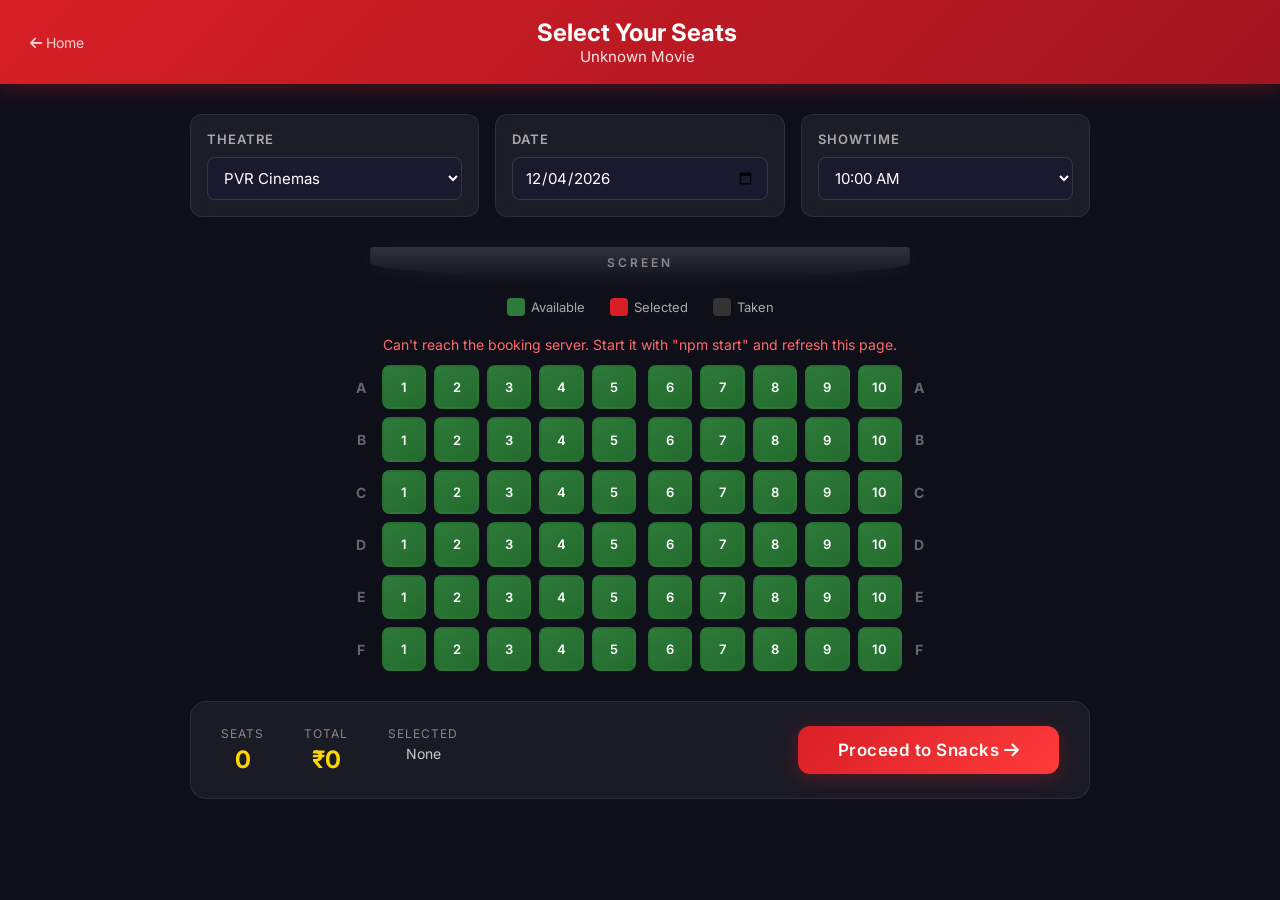
<file: booking.html>
<!DOCTYPE html>
<html lang="en">
<head>
<meta charset="UTF-8">
<meta name="viewport" content="width=device-width, initial-scale=1.0">
<title>BookNbite - Seat Booking</title>

<link rel="stylesheet"
href="https://cdnjs.cloudflare.com/ajax/libs/font-awesome/6.5.2/css/all.min.css">

<style>
@import url('https://fonts.googleapis.com/css2?family=Inter:wght@400;500;600;700&display=swap');

*{
margin:0;
padding:0;
box-sizing:border-box;
font-family:'Inter',Arial,sans-serif;
}

body{
background:#0f0f1a;
color:#fff;
min-height:100vh;
}

header{
background: linear-gradient(135deg, #d81f26 0%, #a01520 100%);
color:white;
padding:18px 30px;
display:flex;
justify-content:space-between;
align-items:center;
box-shadow: 0 4px 20px rgba(216,31,38,0.3);
}

header h1{
font-size:24px;
font-weight:700;
}

.movie-title{
font-size:15px;
opacity:0.9;
font-weight:400;
}

.back-link{
color:white;
text-decoration:none;
font-size:14px;
opacity:0.8;
transition: opacity 0.2s;
}

.back-link:hover{
opacity:1;
}

.container{
width:92%;
max-width:900px;
margin:30px auto;
padding-bottom:40px;
}

/* Selection Row */
.selection-row{
display:grid;
grid-template-columns:1fr 1fr 1fr;
gap:16px;
margin-bottom:30px;
}

.selection-group{
background: rgba(255,255,255,0.06);
border: 1px solid rgba(255,255,255,0.08);
border-radius:12px;
padding:16px;
backdrop-filter: blur(10px);
}

.selection-group label{
font-weight:600;
display:block;
margin-bottom:10px;
font-size:13px;
color:#aaa;
text-transform:uppercase;
letter-spacing:1px;
}

.selection-group select,
.selection-group input{
width:100%;
padding:10px 12px;
border:1px solid rgba(255,255,255,0.12);
border-radius:8px;
background:#1a1a2e;
color:#fff;
font-size:15px;
outline:none;
transition: border-color 0.2s;
}

.selection-group select:focus,
.selection-group input:focus{
border-color: #d81f26;
}

/* Screen */
.screen-wrapper{
text-align:center;
margin:30px 0 20px;
}

.screen{
width:60%;
margin:0 auto;
padding:8px 0;
background: linear-gradient(180deg, rgba(255,255,255,0.15), rgba(255,255,255,0.02));
border-radius: 4px 4px 50% 50%;
text-align:center;
font-size:12px;
font-weight:600;
color:#888;
letter-spacing:3px;
text-transform:uppercase;
box-shadow: 0 2px 20px rgba(255,255,255,0.05);
}

/* Seat Legend */
.seat-legend{
display:flex;
justify-content:center;
gap:25px;
margin:20px 0;
font-size:13px;
color:#aaa;
}

.seat-legend span{
display:flex;
align-items:center;
gap:6px;
}

.legend-box{
width:18px;
height:18px;
border-radius:4px;
display:inline-block;
}

.legend-available{
background:#2d7a3a;
}

.legend-selected{
background:#d81f26;
}

.legend-taken{
background:#333;
}

/* Seats */
.seats{
display:grid;
grid-template-columns:repeat(10,1fr);
gap:8px;
justify-content:center;
max-width:520px;
margin:0 auto;
padding:20px 0;
}

.seat{
aspect-ratio:1;
max-width:46px;
background: linear-gradient(145deg, #2d7a3a, #236b2e);
color:white;
display:flex;
justify-content:center;
align-items:center;
cursor:pointer;
border-radius:8px;
font-size:13px;
font-weight:600;
transition:all 0.2s ease;
border:2px solid transparent;
position:relative;
}

.seat:hover{
transform:scale(1.1);
box-shadow:0 0 12px rgba(45,122,58,0.5);
border-color:rgba(255,255,255,0.3);
}

.seat.selected{
background: linear-gradient(145deg, #d81f26, #b5161d);
box-shadow:0 0 15px rgba(216,31,38,0.5);
transform:scale(1.05);
border-color:rgba(255,255,255,0.2);
}

.seat.taken{
background:#2a2a3a;
color:#555;
cursor:not-allowed;
pointer-events:none;
}

.seat.taken:hover{
transform:none;
box-shadow:none;
}

/* Gap for aisle */
.seat:nth-child(5n){
margin-right:4px;
}

/* Summary Card */
.summary{
margin-top:30px;
background: rgba(255,255,255,0.05);
border: 1px solid rgba(255,255,255,0.08);
border-radius:16px;
padding:24px 30px;
display:flex;
justify-content:space-between;
align-items:center;
flex-wrap:wrap;
gap:16px;
backdrop-filter: blur(10px);
}

.summary-info{
display:flex;
gap:40px;
flex-wrap:wrap;
}

.summary-item{
text-align:center;
}

.summary-item .label{
font-size:12px;
color:#888;
text-transform:uppercase;
letter-spacing:1px;
margin-bottom:4px;
}

.summary-item .value{
font-size:24px;
font-weight:700;
color:#ffd700;
}

.selected-seats-display{
font-size:14px;
color:#ccc;
margin-top:4px;
}

button.proceed-btn{
padding:14px 40px;
background: linear-gradient(135deg, #d81f26, #ff3b3b);
color:white;
border:none;
border-radius:12px;
cursor:pointer;
font-size:17px;
font-weight:600;
letter-spacing:0.5px;
transition:all 0.3s ease;
box-shadow: 0 4px 20px rgba(216,31,38,0.3);
}

button.proceed-btn:hover{
transform:translateY(-2px);
box-shadow: 0 6px 30px rgba(216,31,38,0.5);
}

button.proceed-btn:active{
transform:translateY(0);
}

/* Row Labels */
.seat-section{
max-width:580px;
margin:0 auto;
}

.seat-row{
display:flex;
align-items:center;
gap:10px;
margin-bottom:8px;
}

.row-label{
width:22px;
font-size:14px;
font-weight:700;
color:#666;
text-align:center;
flex-shrink:0;
}

.row-seats{
display:grid;
grid-template-columns:repeat(10,1fr);
gap:8px;
flex:1;
}

@media(max-width:768px){
  .selection-row{
    grid-template-columns:1fr;
  }
  .summary{
    flex-direction:column;
    text-align:center;
  }
  .summary-info{
    justify-content:center;
  }
  header{
    flex-direction:column;
    gap:8px;
    text-align:center;
  }
  .row-seats{
    grid-template-columns:repeat(10,1fr);
    gap:5px;
  }
  .seat{
    font-size:11px;
  }
}
</style>

</head>

<body>

<header>
  <a href="index.html" class="back-link"><i class="fa fa-arrow-left"></i> Home</a>
  <div style="text-align:center;">
    <h1>Select Your Seats</h1>
    <p class="movie-title" id="movieTitle">Loading...</p>
  </div>
  <div style="width:60px;"></div>
</header>

<div class="container">

  <div class="selection-row">
    <div class="selection-group">
      <label>Theatre</label>
      <select id="theatreSelect">
        <option>PVR Cinemas</option>
        <option>INOX</option>
        <option>Cinepolis</option>
        <option>Asian Cinemas</option>
      </select>
    </div>

    <div class="selection-group">
      <label>Date</label>
      <input type="date" id="dateInput">
    </div>

    <div class="selection-group">
      <label>Showtime</label>
      <select id="timeSelect">
        <option>10:00 AM</option>
        <option>1:30 PM</option>
        <option>5:00 PM</option>
        <option>9:00 PM</option>
      </select>
    </div>
  </div>

  <div class="screen-wrapper">
    <div class="screen">SCREEN</div>
  </div>

  <div class="seat-legend">
    <span><span class="legend-box legend-available"></span> Available</span>
    <span><span class="legend-box legend-selected"></span> Selected</span>
    <span><span class="legend-box legend-taken"></span> Taken</span>
  </div>

  <p id="serverNotice" style="display:none;text-align:center;color:#ff6b6b;font-size:14px;margin-bottom:12px;"></p>

  <div class="seat-section" id="seatSection"></div>

  <div class="summary">
    <div class="summary-info">
      <div class="summary-item">
        <div class="label">Seats</div>
        <div class="value" id="count">0</div>
      </div>
      <div class="summary-item">
        <div class="label">Total</div>
        <div class="value">₹<span id="price">0</span></div>
      </div>
      <div class="summary-item">
        <div class="label">Selected</div>
        <div class="selected-seats-display" id="seatNames">None</div>
      </div>
    </div>

    <button class="proceed-btn" onclick="nextPage()">
      Proceed to Snacks <i class="fa fa-arrow-right"></i>
    </button>
  </div>

</div>

<script>

const seatSection = document.getElementById("seatSection");
const countEl = document.getElementById("count");
const priceEl = document.getElementById("price");
const seatNamesEl = document.getElementById("seatNames");
const movieTitleEl = document.getElementById("movieTitle");

const ticketPrice = 250;
let selectedSeats = [];

// Load movie name
const movieName = localStorage.getItem("selectedMovie") || "Unknown Movie";
movieTitleEl.textContent = movieName;

// Set default date to today
const dateInput = document.getElementById("dateInput");
const today = new Date();
const yyyy = today.getFullYear();
const mm = String(today.getMonth() + 1).padStart(2, '0');
const dd = String(today.getDate()).padStart(2, '0');
dateInput.value = `${yyyy}-${mm}-${dd}`;
dateInput.min = `${yyyy}-${mm}-${dd}`;

// Address of the backend server (run "npm start" in the project folder)
const API_URL = "http://localhost:3000";

const rows = ['A', 'B', 'C', 'D', 'E', 'F'];
const seatsPerRow = 10;

const theatreSelect = document.getElementById("theatreSelect");
const timeSelect = document.getElementById("timeSelect");
const serverNotice = document.getElementById("serverNotice");

function setServerNotice(message) {
  serverNotice.textContent = message;
  serverNotice.style.display = message ? "block" : "none";
}

// Ask PostgreSQL (through the backend) which seats are already booked
async function fetchBookedSeats() {
  const params = new URLSearchParams({
    movie: movieName,
    theatre: theatreSelect.value,
    date: dateInput.value,
    time: timeSelect.value
  });

  try {
    const res = await fetch(`${API_URL}/booked-seats?${params}`);
    if (!res.ok) throw new Error("Bad response");
    const data = await res.json();
    setServerNotice("");
    return new Set(data.bookedSeats);
  } catch (err) {
    setServerNotice("Can't reach the booking server. Start it with \"npm start\" and refresh this page.");
    return new Set();
  }
}

// Build the seat grid. Seats found in the database are shown as taken.
let renderCounter = 0;

async function renderSeats() {
  const thisRender = ++renderCounter;

  selectedSeats = [];
  updateSummary();

  const bookedSeats = await fetchBookedSeats();
  if (thisRender !== renderCounter) return; // a newer selection replaced this one

  seatSection.innerHTML = "";

  rows.forEach(rowLetter => {
    const rowDiv = document.createElement("div");
    rowDiv.className = "seat-row";

    const label = document.createElement("div");
    label.className = "row-label";
    label.textContent = rowLetter;
    rowDiv.appendChild(label);

    const rowSeats = document.createElement("div");
    rowSeats.className = "row-seats";

    for (let col = 1; col <= seatsPerRow; col++) {
      const seat = document.createElement("div");
      seat.className = "seat";
      const seatId = `${rowLetter}${col}`;
      seat.textContent = col;
      seat.dataset.seatId = seatId;

      if (bookedSeats.has(seatId)) {
        seat.classList.add("taken");
        seat.title = "Already booked";
      } else {
        seat.onclick = function () {
          if (seat.classList.contains("selected")) {
            seat.classList.remove("selected");
            selectedSeats = selectedSeats.filter(s => s !== seatId);
          } else {
            seat.classList.add("selected");
            selectedSeats.push(seatId);
          }
          updateSummary();
        };
      }

      rowSeats.appendChild(seat);
    }

    rowDiv.appendChild(rowSeats);

    const labelRight = document.createElement("div");
    labelRight.className = "row-label";
    labelRight.textContent = rowLetter;
    rowDiv.appendChild(labelRight);

    seatSection.appendChild(rowDiv);
  });
}

// Reload the seats whenever theatre, date or showtime changes
theatreSelect.addEventListener("change", renderSeats);
dateInput.addEventListener("change", renderSeats);
timeSelect.addEventListener("change", renderSeats);

renderSeats();

function updateSummary() {
  const count = selectedSeats.length;
  countEl.textContent = count;
  priceEl.textContent = count * ticketPrice;
  seatNamesEl.textContent = count > 0 ? selectedSeats.join(", ") : "None";
}

function nextPage() {
  if (selectedSeats.length === 0) {
    alert("Please select at least one seat.");
    return;
  }

  const theatre = document.getElementById("theatreSelect").value;
  const date = document.getElementById("dateInput").value;
  const time = document.getElementById("timeSelect").value;

  // Save all booking details to localStorage
  localStorage.setItem("selectedMovie", movieName);
  localStorage.setItem("theatre", theatre);
  localStorage.setItem("showDate", date);
  localStorage.setItem("showTime", time);
  localStorage.setItem("selectedSeats", selectedSeats.join(", "));
  localStorage.setItem("ticketTotal", selectedSeats.length * ticketPrice);

  window.location = "snacks.html";
}

</script>

</body>
</html>
</file>
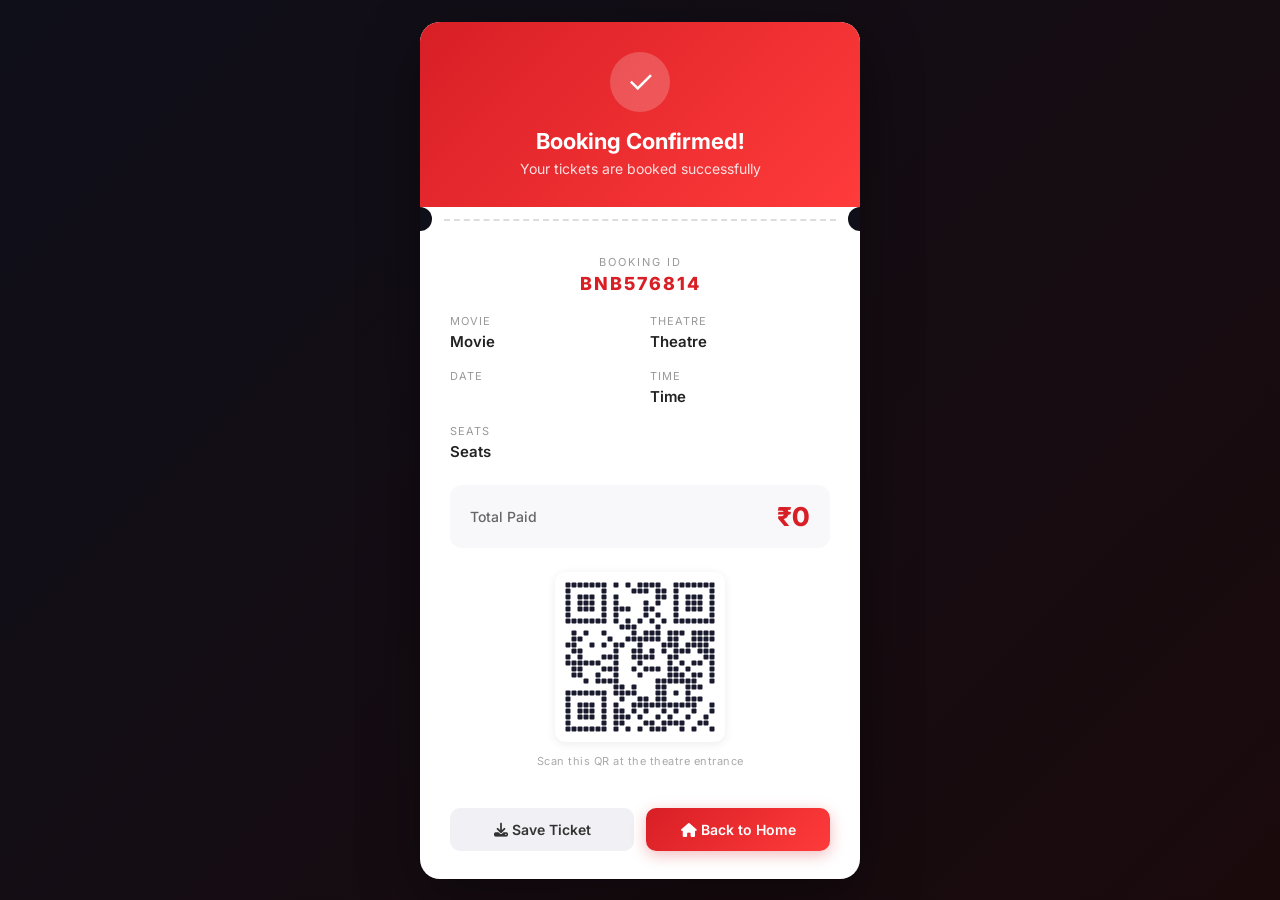
<file: confirmation.html>
<!DOCTYPE html>
<html lang="en">
<head>
<meta charset="UTF-8">
<meta name="viewport" content="width=device-width, initial-scale=1.0">
<title>BookNbite - Booking Confirmation</title>

<link rel="stylesheet"
href="https://cdnjs.cloudflare.com/ajax/libs/font-awesome/6.5.2/css/all.min.css">

<style>
@import url('https://fonts.googleapis.com/css2?family=Inter:wght@400;500;600;700;800&display=swap');

*{
margin:0;
padding:0;
box-sizing:border-box;
font-family:'Inter',Arial,sans-serif;
}

body{
background: linear-gradient(135deg, #0f0f1a 0%, #1a0a0c 100%);
display:flex;
justify-content:center;
align-items:center;
min-height:100vh;
padding:20px;
}

.ticket{
width:100%;
max-width:440px;
background:#fff;
border-radius:20px;
overflow:hidden;
box-shadow: 0 20px 60px rgba(0,0,0,0.4);
position:relative;
animation: slideUp 0.6s ease-out;
}

@keyframes slideUp{
  from{transform:translateY(40px); opacity:0;}
  to{transform:translateY(0); opacity:1;}
}

/* Top Section */
.ticket-top{
background: linear-gradient(135deg, #d81f26 0%, #ff3b3b 100%);
padding:30px;
text-align:center;
color:white;
position:relative;
}

.ticket-top .check{
width:60px;
height:60px;
border-radius:50%;
background:rgba(255,255,255,0.2);
display:flex;
align-items:center;
justify-content:center;
margin:0 auto 16px;
font-size:32px;
backdrop-filter:blur(10px);
animation: popIn 0.5s ease-out 0.3s both;
}

@keyframes popIn{
  from{transform:scale(0);}
  to{transform:scale(1);}
}

.ticket-top h1{
font-size:22px;
font-weight:700;
margin-bottom:6px;
}

.ticket-top p{
font-size:14px;
opacity:0.85;
}

/* Tear Line */
.tear-line{
position:relative;
height:24px;
background:#fff;
}

.tear-line::before,
.tear-line::after{
content:'';
position:absolute;
width:24px;
height:24px;
background:#0f0f1a;
border-radius:50%;
top:50%;
transform:translateY(-50%);
}

.tear-line::before{left:-12px;}
.tear-line::after{right:-12px;}

.tear-line .dashes{
border-top:2px dashed #ddd;
position:absolute;
top:50%;
left:24px;
right:24px;
}

/* Details Section */
.ticket-body{
padding:24px 30px;
}

.booking-id{
text-align:center;
margin-bottom:20px;
}

.booking-id .label{
font-size:11px;
color:#999;
text-transform:uppercase;
letter-spacing:2px;
}

.booking-id .value{
font-size:18px;
font-weight:800;
color:#d81f26;
letter-spacing:2px;
margin-top:4px;
}

.detail-grid{
display:grid;
grid-template-columns:1fr 1fr;
gap:18px 20px;
margin-bottom:24px;
}

.detail-item .label{
font-size:11px;
color:#999;
text-transform:uppercase;
letter-spacing:1px;
margin-bottom:4px;
}

.detail-item .value{
font-size:15px;
font-weight:600;
color:#222;
}

.detail-item.full-width{
grid-column: 1 / -1;
}

/* Amount */
.amount-section{
background:#f8f8fa;
border-radius:12px;
padding:16px 20px;
display:flex;
justify-content:space-between;
align-items:center;
margin-bottom:24px;
}

.amount-section .label{
font-size:14px;
color:#666;
font-weight:500;
}

.amount-section .value{
font-size:26px;
font-weight:800;
color:#d81f26;
}

/* QR Section */
.qr-section{
text-align:center;
margin-bottom:16px;
}

.qr-section canvas{
border-radius:10px;
padding:10px;
background:#fff;
box-shadow: 0 2px 10px rgba(0,0,0,0.08);
}

.qr-section p{
font-size:11px;
color:#aaa;
margin-top:8px;
letter-spacing:0.5px;
}

/* Actions */
.ticket-actions{
display:flex;
gap:12px;
padding:0 30px 28px;
}

.ticket-actions button{
flex:1;
padding:13px;
border:none;
border-radius:10px;
font-size:14px;
font-weight:600;
cursor:pointer;
transition:all 0.2s;
}

.btn-home{
background: linear-gradient(135deg, #d81f26, #ff3b3b);
color:white;
box-shadow: 0 4px 15px rgba(216,31,38,0.3);
}

.btn-home:hover{
transform:translateY(-2px);
box-shadow: 0 6px 20px rgba(216,31,38,0.4);
}

.btn-download{
background:#f0f0f5;
color:#333;
}

.btn-download:hover{
background:#e5e5ea;
}

/* Confetti */
.confetti{
position:fixed;
top:0;left:0;
width:100%;height:100%;
pointer-events:none;
overflow:hidden;
z-index:10;
}

.confetti span{
position:absolute;
width:10px;
height:10px;
opacity:0;
animation:fall 3s ease-in-out forwards;
}

@keyframes fall{
  0%{transform:translateY(-20px) rotate(0deg); opacity:1;}
  100%{transform:translateY(100vh) rotate(720deg); opacity:0;}
}

@media(max-width:480px){
  .detail-grid{
    grid-template-columns:1fr;
  }
  .ticket-actions{
    flex-direction:column;
  }
}
</style>

</head>

<body>

<!-- Confetti -->
<div class="confetti" id="confetti"></div>

<div class="ticket">
  
  <div class="ticket-top">
    <div class="check">✓</div>
    <h1>Booking Confirmed!</h1>
    <p>Your tickets are booked successfully</p>
  </div>

  <div class="tear-line">
    <div class="dashes"></div>
  </div>

  <div class="ticket-body">
    <div class="booking-id">
      <div class="label">Booking ID</div>
      <div class="value" id="bookingId">---</div>
    </div>

    <div class="detail-grid">
      <div class="detail-item">
        <div class="label">Movie</div>
        <div class="value" id="movieName">---</div>
      </div>
      <div class="detail-item">
        <div class="label">Theatre</div>
        <div class="value" id="theatreName">---</div>
      </div>
      <div class="detail-item">
        <div class="label">Date</div>
        <div class="value" id="showDate">---</div>
      </div>
      <div class="detail-item">
        <div class="label">Time</div>
        <div class="value" id="showTime">---</div>
      </div>
      <div class="detail-item full-width">
        <div class="label">Seats</div>
        <div class="value" id="seatNumbers">---</div>
      </div>
    </div>

    <div class="amount-section">
      <span class="label">Total Paid</span>
      <span class="value">₹<span id="paid">0</span></span>
    </div>

    <div class="qr-section">
      <canvas id="qrCanvas"></canvas>
      <p>Scan this QR at the theatre entrance</p>
    </div>
  </div>

  <div class="ticket-actions">
    <button class="btn-download" onclick="downloadTicket()">
      <i class="fa fa-download"></i> Save Ticket
    </button>
    <button class="btn-home" onclick="goHome()">
      <i class="fa fa-home"></i> Back to Home
    </button>
  </div>

</div>

<script>
// ----- Load Booking Data from localStorage -----
const bookingId = localStorage.getItem("lastBookingId") || "BNB" + Math.floor(100000 + Math.random() * 900000);
const movie = localStorage.getItem("selectedMovie") || "Movie";
const theatre = localStorage.getItem("theatre") || "Theatre";
const showDateRaw = localStorage.getItem("showDate") || "";
const showTime = localStorage.getItem("showTime") || "Time";
const rawSeats = localStorage.getItem("selectedSeats") || "Seats";
const grandTotal = localStorage.getItem("grandTotal") || "0";

// Format seats nicely if saved as JSON array
let seats = rawSeats;
try {
  const parsed = JSON.parse(rawSeats);
  if (Array.isArray(parsed)) {
    seats = parsed.join(", ");
  }
} catch (e) {
  // Keep raw value if not JSON
}

// Format date nicely
let showDateFormatted = showDateRaw;
if (showDateRaw) {
  const d = new Date(showDateRaw + "T00:00:00");
  if (!isNaN(d)) {
    showDateFormatted = d.toLocaleDateString('en-IN', {
      weekday: 'short',
      day: 'numeric',
      month: 'short',
      year: 'numeric'
    });
  }
}

// Populate the ticket
document.getElementById("bookingId").textContent = bookingId;
document.getElementById("movieName").textContent = movie;
document.getElementById("theatreName").textContent = theatre;
document.getElementById("showDate").textContent = showDateFormatted;
document.getElementById("showTime").textContent = showTime;
document.getElementById("seatNumbers").textContent = seats;
document.getElementById("paid").textContent = grandTotal;

// ----- QR Code Generator (pure canvas, no library) -----
function generateQR(canvas, text) {
  const ctx = canvas.getContext("2d");
  const size = 150;
  canvas.width = size;
  canvas.height = size;

  const modules = 25;
  const cellSize = size / modules;
  const data = [];

  let hash = 0;
  for (let i = 0; i < text.length; i++) {
    hash = ((hash << 5) - hash + text.charCodeAt(i)) | 0;
  }

  let seed = Math.abs(hash);
  function nextRand() {
    seed = (seed * 1103515245 + 12345) & 0x7fffffff;
    return seed / 0x7fffffff;
  }

  for (let r = 0; r < modules; r++) {
    data[r] = [];
    for (let c = 0; c < modules; c++) {
      data[r][c] = 0;
    }
  }

  function drawFinderPattern(row, col) {
    for (let r = 0; r < 7; r++) {
      for (let c = 0; c < 7; c++) {
        if (r === 0 || r === 6 || c === 0 || c === 6) {
          data[row + r][col + c] = 1;
        } else if (r >= 2 && r <= 4 && c >= 2 && c <= 4) {
          data[row + r][col + c] = 1;
        } else {
          data[row + r][col + c] = 0;
        }
      }
    }
  }

  drawFinderPattern(0, 0);
  drawFinderPattern(0, modules - 7);
  drawFinderPattern(modules - 7, 0);

  const alignRow = modules - 9;
  const alignCol = modules - 9;
  for (let r = 0; r < 5; r++) {
    for (let c = 0; c < 5; c++) {
      if (r === 0 || r === 4 || c === 0 || c === 4 || (r === 2 && c === 2)) {
        data[alignRow + r][alignCol + c] = 1;
      }
    }
  }

  for (let i = 8; i < modules - 8; i++) {
    data[6][i] = i % 2 === 0 ? 1 : 0;
    data[i][6] = i % 2 === 0 ? 1 : 0;
  }

  for (let r = 0; r < modules; r++) {
    for (let c = 0; c < modules; c++) {
      if ((r < 8 && c < 8) || (r < 8 && c >= modules - 8) || (r >= modules - 8 && c < 8)) continue;
      if (r >= alignRow && r < alignRow + 5 && c >= alignCol && c < alignCol + 5) continue;
      if (r === 6 || c === 6) continue;

      data[r][c] = nextRand() > 0.5 ? 1 : 0;
    }
  }

  ctx.fillStyle = "#ffffff";
  ctx.fillRect(0, 0, size, size);

  for (let r = 0; r < modules; r++) {
    for (let c = 0; c < modules; c++) {
      if (data[r][c] === 1) {
        ctx.fillStyle = "#1a1a2e";
        ctx.beginPath();
        ctx.roundRect(c * cellSize + 0.5, r * cellSize + 0.5, cellSize - 1, cellSize - 1, 1);
        ctx.fill();
      }
    }
  }
}

const qrText = `BookNbite|${bookingId}|${movie}|${theatre}|${showDateRaw}|${showTime}|${seats}|₹${grandTotal}`;
const qrCanvas = document.getElementById("qrCanvas");
generateQR(qrCanvas, qrText);

// ----- Confetti Effect -----
function launchConfetti() {
  const container = document.getElementById("confetti");
  const colors = ["#d81f26", "#ffd700", "#ff6b6b", "#4caf50", "#2196f3", "#ff9800", "#e91e63"];

  for (let i = 0; i < 60; i++) {
    const span = document.createElement("span");
    span.style.left = Math.random() * 100 + "%";
    span.style.background = colors[Math.floor(Math.random() * colors.length)];
    span.style.animationDelay = Math.random() * 2 + "s";
    span.style.animationDuration = (2 + Math.random() * 2) + "s";

    const size = 6 + Math.random() * 8;
    span.style.width = size + "px";
    span.style.height = size + "px";
    span.style.borderRadius = Math.random() > 0.5 ? "50%" : "2px";

    container.appendChild(span);
  }

  setTimeout(() => {
    container.innerHTML = "";
  }, 5000);
}

launchConfetti();

// ----- Download Ticket -----
function downloadTicket() {
  const ticketText = `
═══════════════════════════════
        BOOKNBITE E-TICKET       
═══════════════════════════════

Booking ID:  ${bookingId}
Movie:       ${movie}
Theatre:     ${theatre}
Date:        ${showDateFormatted}
Time:        ${showTime}
Seats:       ${seats}
Total Paid:  ₹${grandTotal}

═══════════════════════════════
  Present this at the entrance   
═══════════════════════════════
  `;

  const blob = new Blob([ticketText], { type: "text/plain" });
  const url = URL.createObjectURL(blob);
  const a = document.createElement("a");
  a.href = url;
  a.download = `BookNbite_Ticket_${bookingId}.txt`;
  a.click();
  URL.revokeObjectURL(url);
}

// ----- Go Home -----
function goHome() {
  localStorage.removeItem("selectedMovie");
  localStorage.removeItem("theatre");
  localStorage.removeItem("showDate");
  localStorage.removeItem("showTime");
  localStorage.removeItem("selectedSeats");
  localStorage.removeItem("ticketTotal");
  localStorage.removeItem("grandTotal");
  localStorage.removeItem("lastBookingId");

  window.location.href = "index.html";
}
</script>

</body>
</html>
</file>
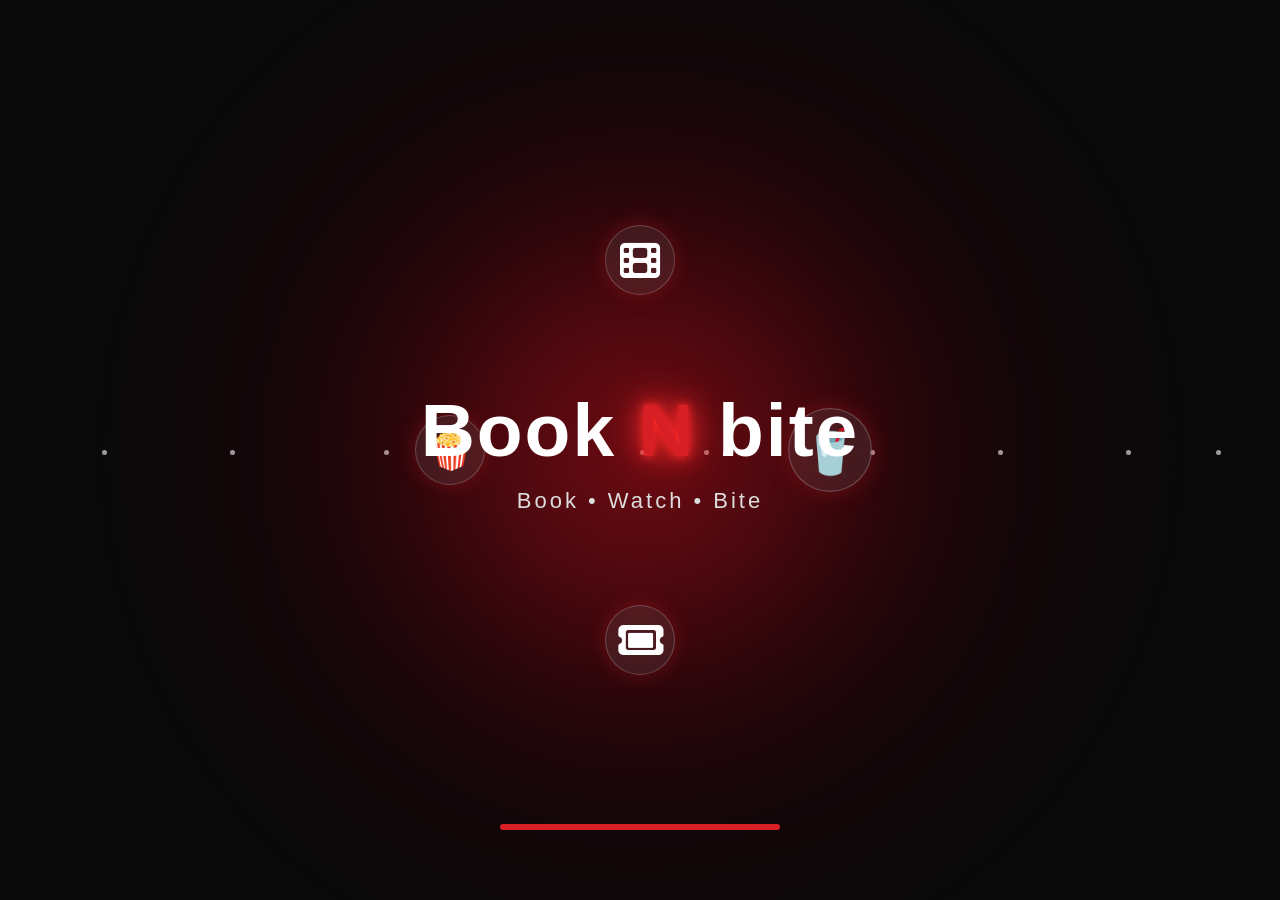
<file: intro.html>
<!DOCTYPE html>
<html lang="en">

<head>

<meta charset="UTF-8">

<meta name="viewport" content="width=device-width, initial-scale=1.0">

<title>BookNbite</title>

<link rel="stylesheet" href="intro.css">

<link rel="stylesheet"
href="https://cdnjs.cloudflare.com/ajax/libs/font-awesome/6.5.2/css/all.min.css">

</head>

<body>

<!-- Background -->

<div class="background"></div>

<!-- Floating Particles -->

<div class="particles">
<span></span>
<span></span>
<span></span>
<span></span>
<span></span>
<span></span>
<span></span>
<span></span>
<span></span>
<span></span>
</div>

<!-- Light -->

<div class="light"></div>

<!-- Floating Icons -->

<div class="icons">

<div class="icon film">
<i class="fa-solid fa-film"></i>
</div>

<div class="icon ticket">
<i class="fa-solid fa-ticket"></i>
</div>

<div class="icon popcorn">
🍿
</div>

<div class="icon drink">
🥤
</div>

<div class="icon camera">
<i class="fa-solid fa-video"></i>
</div>

</div>

<!-- Logo -->

<div class="logo">

<h1>

Book

<span>N</span>

bite

</h1>

<p>

Book • Watch • Bite

</p>

</div>

<!-- Loading -->

<div class="loader">

<div class="loading"></div>

</div>

<script src="intro.js"></script>
<!-- Login Modal -->
<div id="loginModal" class="modal">
  <div class="modal-content">
    <span class="close-btn" onclick="closeLoginModal()">&times;</span>
    <h2 id="modalTitle">Sign In</h2>
    
    <form id="authForm" onsubmit="handleAuth(event)">
      <div class="input-group">
        <label for="userEmail">Email / Mobile</label>
        <input type="text" id="userEmail" placeholder="Enter email or phone" required>
      </div>

      <div class="input-group">
        <label for="userPassword">Password</label>
        <input type="password" id="userPassword" placeholder="Enter password" required>
      </div>

      <button type="submit" class="modal-submit-btn">Sign In</button>
    </form>
  </div>
</div>

</body>

</html>
</file>
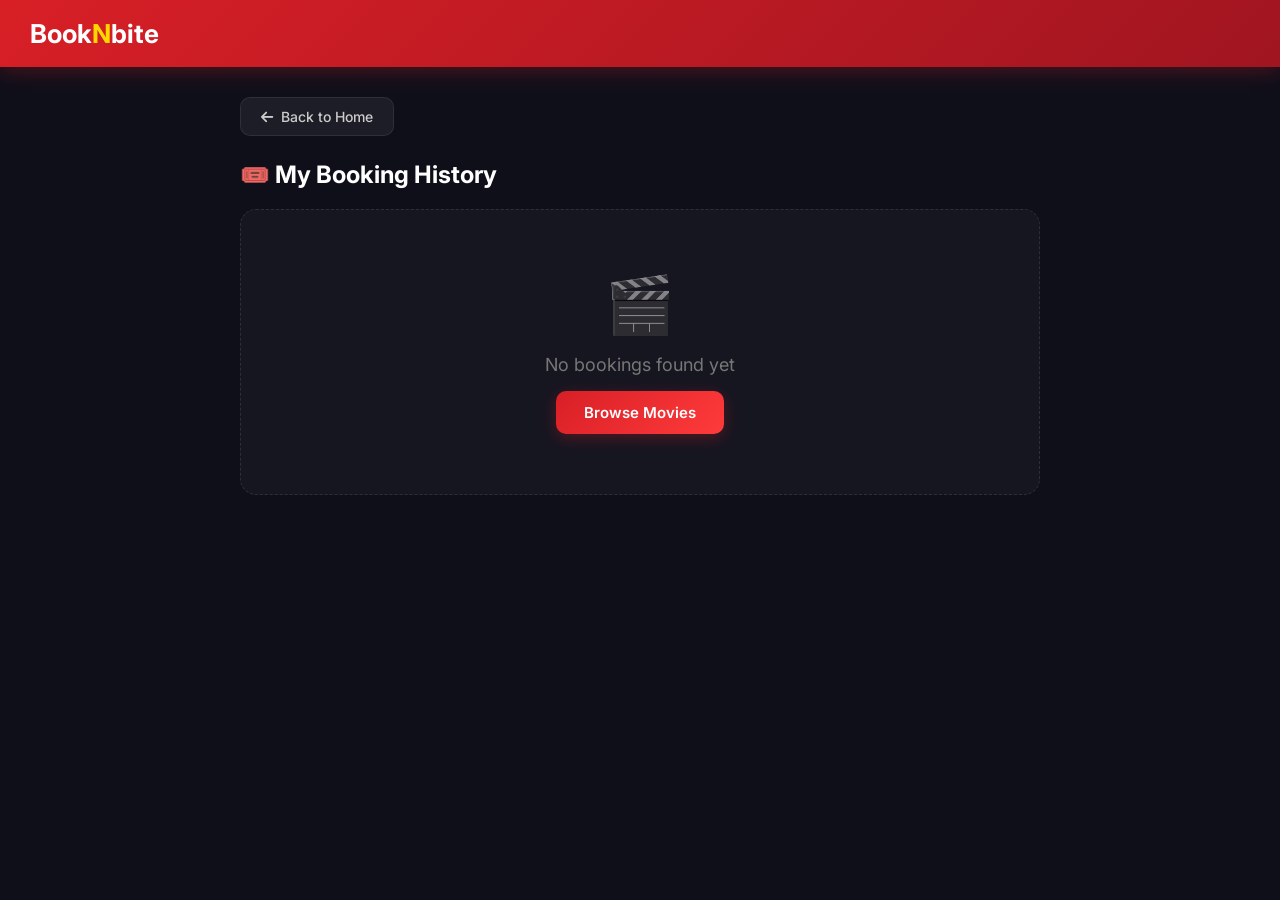
<file: mybookings.html>
<!DOCTYPE html>
<html lang="en">
<head>
    <meta charset="UTF-8">
    <meta name="viewport" content="width=device-width, initial-scale=1.0">
    <title>BookNbite - My Bookings</title>

    <link rel="stylesheet"
    href="https://cdnjs.cloudflare.com/ajax/libs/font-awesome/6.5.2/css/all.min.css">

    <style>
        @import url('https://fonts.googleapis.com/css2?family=Inter:wght@400;500;600;700;800&display=swap');

        * {
            margin: 0;
            padding: 0;
            box-sizing: border-box;
            font-family: 'Inter', Arial, sans-serif;
        }

        body {
            background: #0f0f1a;
            color: #fff;
            min-height: 100vh;
        }

        header {
            background: linear-gradient(135deg, #d81f26 0%, #a01520 100%);
            color: white;
            padding: 18px 30px;
            display: flex;
            justify-content: space-between;
            align-items: center;
            box-shadow: 0 4px 20px rgba(216,31,38,0.3);
        }

        header h2 {
            font-size: 26px;
            font-weight: 700;
        }

        header h2 span {
            color: #ffd700;
        }

        .bookings-container {
            width: 92%;
            max-width: 800px;
            margin: 30px auto;
            padding-bottom: 40px;
        }

        .page-title {
            display: flex;
            align-items: center;
            justify-content: space-between;
            margin-bottom: 24px;
        }

        .page-title h2 {
            font-size: 24px;
            font-weight: 700;
        }

        .back-btn {
            display: inline-flex;
            align-items: center;
            gap: 8px;
            padding: 10px 20px;
            background: rgba(255,255,255,0.06);
            color: #ccc;
            text-decoration: none;
            border-radius: 10px;
            font-size: 14px;
            font-weight: 500;
            border: 1px solid rgba(255,255,255,0.08);
            transition: all 0.2s;
        }

        .back-btn:hover {
            background: rgba(255,255,255,0.1);
            color: #fff;
        }

        .booking-card {
            background: rgba(255,255,255,0.04);
            border: 1px solid rgba(255,255,255,0.06);
            padding: 22px 24px;
            margin-bottom: 16px;
            border-radius: 14px;
            display: flex;
            justify-content: space-between;
            align-items: center;
            flex-wrap: wrap;
            gap: 16px;
            transition: all 0.2s;
            backdrop-filter: blur(10px);
        }

        .booking-card:hover {
            background: rgba(255,255,255,0.06);
            border-color: rgba(216,31,38,0.2);
            transform: translateY(-2px);
        }

        .booking-info h3 {
            color: #ffd700;
            font-size: 20px;
            margin-bottom: 10px;
            font-weight: 700;
        }

        .booking-info p {
            color: #999;
            margin: 4px 0;
            font-size: 14px;
        }

        .booking-info p b {
            color: #ccc;
        }

        .booking-right {
            text-align: right;
        }

        .booking-amount {
            font-size: 24px;
            font-weight: 800;
            color: #fff;
            margin-bottom: 8px;
        }

        .badge-confirmed {
            display: inline-block;
            background: rgba(76,175,80,0.15);
            color: #66bb6a;
            padding: 5px 14px;
            border-radius: 20px;
            font-weight: 600;
            font-size: 12px;
            letter-spacing: 0.5px;
        }

        .booking-id-tag {
            display: inline-block;
            background: rgba(216,31,38,0.1);
            color: #ff6b6b;
            padding: 4px 12px;
            border-radius: 6px;
            font-size: 12px;
            font-weight: 600;
            letter-spacing: 1px;
            margin-bottom: 8px;
        }

        .no-bookings {
            text-align: center;
            padding: 60px 30px;
            background: rgba(255,255,255,0.03);
            border: 1px dashed rgba(255,255,255,0.1);
            border-radius: 16px;
        }

        .no-bookings .empty-icon {
            font-size: 56px;
            margin-bottom: 16px;
            opacity: 0.5;
        }

        .no-bookings p {
            font-size: 18px;
            color: #777;
            margin-bottom: 16px;
        }

        .no-bookings a {
            display: inline-block;
            padding: 12px 28px;
            background: linear-gradient(135deg, #d81f26, #ff3b3b);
            color: white;
            text-decoration: none;
            border-radius: 10px;
            font-weight: 600;
            font-size: 15px;
            transition: all 0.2s;
            box-shadow: 0 4px 15px rgba(216,31,38,0.3);
        }

        .no-bookings a:hover {
            transform: translateY(-2px);
            box-shadow: 0 6px 20px rgba(216,31,38,0.4);
        }

        .clear-btn {
            background: rgba(255,75,75,0.08);
            color: #ff6b6b;
            border: 1px solid rgba(255,75,75,0.15);
            padding: 8px 18px;
            border-radius: 8px;
            cursor: pointer;
            font-size: 13px;
            font-weight: 500;
            transition: all 0.2s;
        }

        .clear-btn:hover {
            background: rgba(255,75,75,0.15);
        }

        @media(max-width:600px) {
            .booking-card {
                flex-direction: column;
                align-items: flex-start;
            }
            .booking-right {
                text-align: left;
            }
            .page-title {
                flex-direction: column;
                gap: 12px;
                align-items: flex-start;
            }
            header {
                flex-direction: column;
                gap: 8px;
                text-align: center;
            }
        }
    </style>
</head>
<body>

    <header>
        <div>
            <h2>Book<span>N</span>bite</h2>
        </div>
    </header>

    <div class="bookings-container">
        <div class="page-title">
            <div>
                <a href="index.html" class="back-btn"><i class="fa fa-arrow-left"></i> Back to Home</a>
            </div>
        </div>

        <div style="display:flex; justify-content:space-between; align-items:center; margin-bottom:20px;">
            <h2>🎟️ My Booking History</h2>
            <button class="clear-btn" id="clearBtn" onclick="clearBookings()" style="display:none;">
                <i class="fa fa-trash"></i> Clear All
            </button>
        </div>

        <div id="historyList"></div>
    </div>

    <script>
        document.addEventListener("DOMContentLoaded", () => {
            const historyList = document.getElementById("historyList");
            const clearBtn = document.getElementById("clearBtn");
            const bookings = JSON.parse(localStorage.getItem("bookingHistory")) || [];

            if (bookings.length === 0) {
                historyList.innerHTML = `
                    <div class="no-bookings">
                        <div class="empty-icon">🎬</div>
                        <p>No bookings found yet</p>
                        <a href="index.html">Browse Movies</a>
                    </div>
                `;
                return;
            }

            clearBtn.style.display = "inline-flex";

            // Render tickets in reverse chronological order (newest first)
            historyList.innerHTML = bookings.slice().reverse().map(b => `
                <div class="booking-card">
                    <div class="booking-info">
                        <div class="booking-id-tag">${b.id}</div>
                        <h3>${b.movie}</h3>
                        <p><b>Theatre:</b> ${b.theatre}</p>
                        <p><b>Seats:</b> ${b.seats} &nbsp;|&nbsp; <b>Time:</b> ${b.showTime}</p>
                        <p><b>Booked On:</b> ${b.date}</p>
                    </div>
                    <div class="booking-right">
                        <div class="booking-amount">₹${b.amount}</div>
                        <span class="badge-confirmed"><i class="fa fa-check-circle"></i> Confirmed</span>
                    </div>
                </div>
            `).join('');
        });

        function clearBookings() {
            if (confirm("Are you sure you want to clear all booking history?")) {
                localStorage.removeItem("bookingHistory");
                location.reload();
            }
        }
    </script>
</body>
</html>
</file>
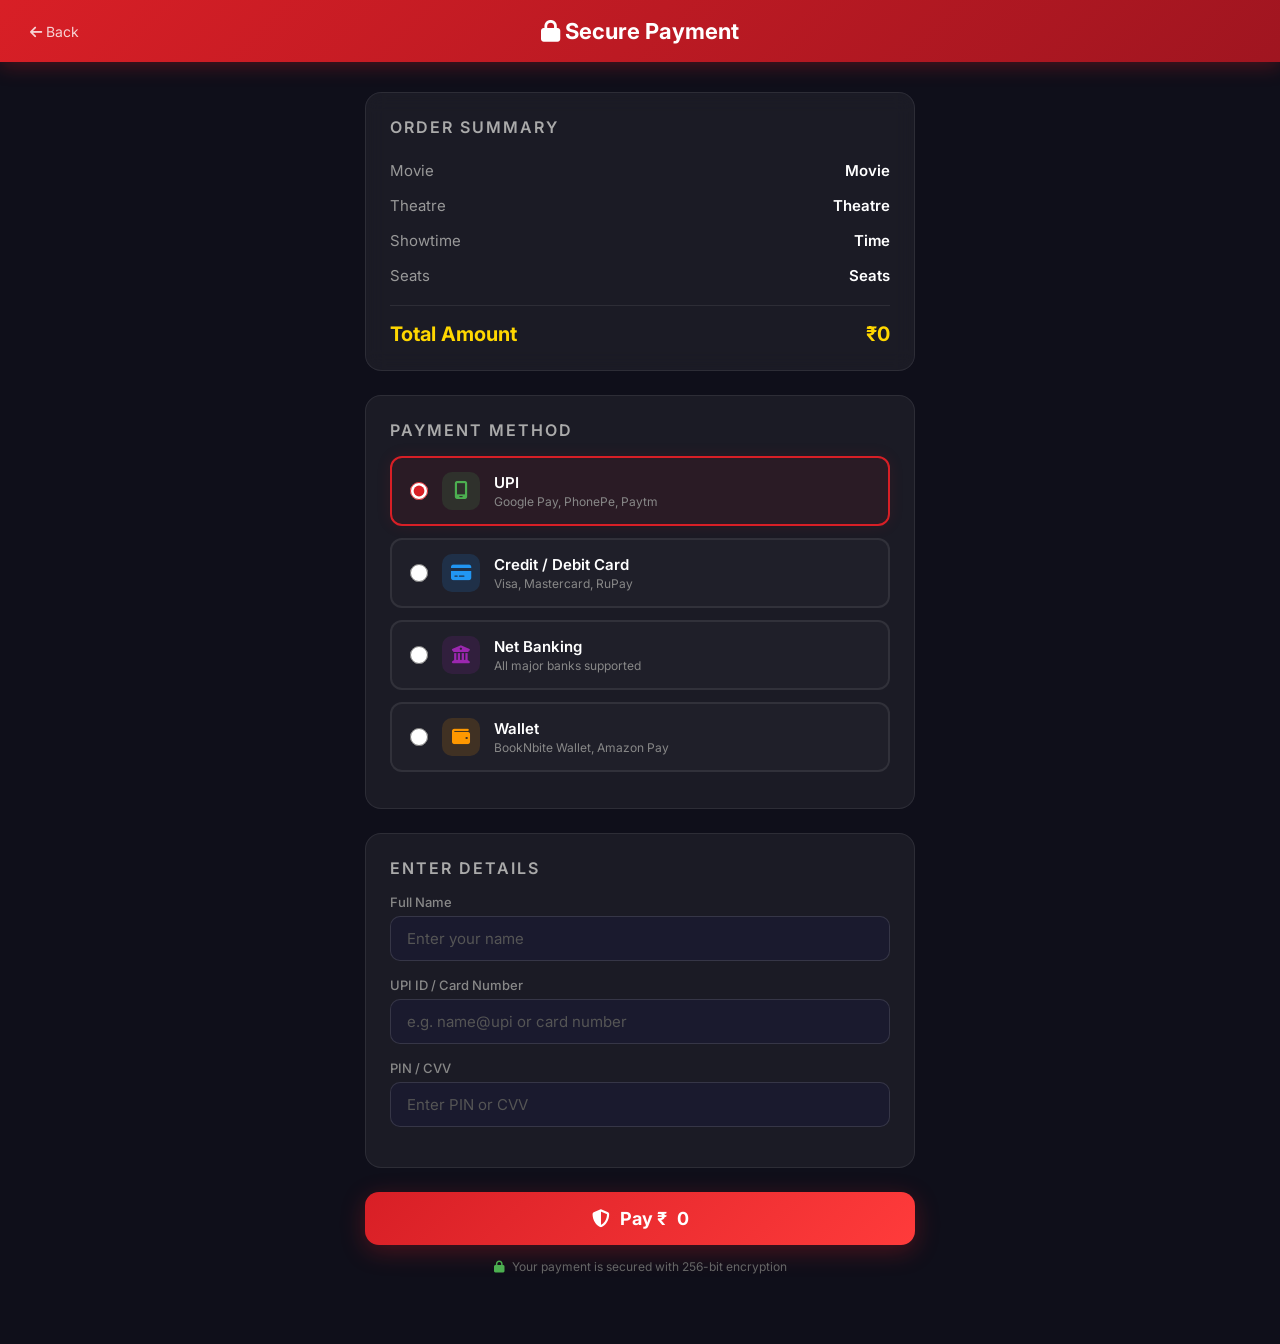
<file: payment.html>
<!DOCTYPE html>
<html lang="en">
<head>
<meta charset="UTF-8">
<meta name="viewport" content="width=device-width, initial-scale=1.0">
<title>BookNbite - Payment</title>

<link rel="stylesheet"
href="https://cdnjs.cloudflare.com/ajax/libs/font-awesome/6.5.2/css/all.min.css">

<style>
@import url('https://fonts.googleapis.com/css2?family=Inter:wght@400;500;600;700;800&display=swap');

*{
margin:0;
padding:0;
box-sizing:border-box;
font-family:'Inter',Arial,sans-serif;
}

body{
background:#0f0f1a;
color:#fff;
min-height:100vh;
}

header{
background: linear-gradient(135deg, #d81f26 0%, #a01520 100%);
color:white;
padding:18px 30px;
display:flex;
justify-content:space-between;
align-items:center;
box-shadow: 0 4px 20px rgba(216,31,38,0.3);
}

header h1{
font-size:22px;
font-weight:700;
}

.back-link{
color:white;
text-decoration:none;
font-size:14px;
opacity:0.8;
transition: opacity 0.2s;
}

.back-link:hover{ opacity:1; }

.container{
width:92%;
max-width:550px;
margin:30px auto;
padding-bottom:40px;
}

/* Order Summary */
.order-summary{
background: rgba(255,255,255,0.05);
border:1px solid rgba(255,255,255,0.08);
border-radius:16px;
padding:24px;
margin-bottom:24px;
backdrop-filter: blur(10px);
}

.order-summary h2{
font-size:16px;
color:#aaa;
text-transform:uppercase;
letter-spacing:2px;
margin-bottom:16px;
font-weight:600;
}

.order-row{
display:flex;
justify-content:space-between;
align-items:center;
padding:8px 0;
font-size:15px;
color:#ccc;
}

.order-row .label{
color:#999;
}

.order-row .value{
font-weight:600;
color:#fff;
}

.order-divider{
border:none;
border-top:1px solid rgba(255,255,255,0.08);
margin:12px 0;
}

.order-total{
display:flex;
justify-content:space-between;
align-items:center;
font-size:20px;
font-weight:700;
color:#ffd700;
padding-top:4px;
}

/* Payment Methods */
.payment-section{
background: rgba(255,255,255,0.05);
border:1px solid rgba(255,255,255,0.08);
border-radius:16px;
padding:24px;
margin-bottom:24px;
}

.payment-section h2{
font-size:16px;
color:#aaa;
text-transform:uppercase;
letter-spacing:2px;
margin-bottom:16px;
font-weight:600;
}

.method{
padding:14px 18px;
border:2px solid rgba(255,255,255,0.08);
margin-bottom:12px;
border-radius:12px;
cursor:pointer;
display:flex;
align-items:center;
gap:14px;
transition:all 0.2s;
background: rgba(255,255,255,0.02);
}

.method:hover{
border-color:rgba(216,31,38,0.3);
background:rgba(216,31,38,0.05);
}

.method.active{
border-color:#d81f26;
background:rgba(216,31,38,0.08);
box-shadow: 0 0 15px rgba(216,31,38,0.1);
}

.method input[type="radio"]{
accent-color:#d81f26;
width:18px;
height:18px;
cursor:pointer;
}

.method-icon{
width:38px;
height:38px;
border-radius:10px;
display:flex;
align-items:center;
justify-content:center;
font-size:18px;
}

.method-icon.upi{ background:rgba(76,175,80,0.15); color:#4caf50; }
.method-icon.card{ background:rgba(33,150,243,0.15); color:#2196f3; }
.method-icon.bank{ background:rgba(156,39,176,0.15); color:#9c27b0; }
.method-icon.wallet{ background:rgba(255,152,0,0.15); color:#ff9800; }

.method-info{
flex:1;
}

.method-name{
font-weight:600;
font-size:15px;
color:#fff;
}

.method-desc{
font-size:12px;
color:#888;
margin-top:2px;
}

/* Input Fields */
.input-section{
background: rgba(255,255,255,0.05);
border:1px solid rgba(255,255,255,0.08);
border-radius:16px;
padding:24px;
margin-bottom:24px;
}

.input-section h2{
font-size:16px;
color:#aaa;
text-transform:uppercase;
letter-spacing:2px;
margin-bottom:16px;
font-weight:600;
}

.form-group{
margin-bottom:16px;
}

.form-group label{
display:block;
font-size:13px;
color:#888;
margin-bottom:6px;
font-weight:500;
}

.form-group input{
width:100%;
padding:12px 16px;
border:1px solid rgba(255,255,255,0.12);
border-radius:10px;
background:#1a1a2e;
color:#fff;
font-size:15px;
outline:none;
transition:border-color 0.2s;
}

.form-group input:focus{
border-color:#d81f26;
}

.form-group input::placeholder{
color:#555;
}

/* Pay Button */
button.pay-btn{
width:100%;
padding:16px;
background: linear-gradient(135deg, #d81f26, #ff3b3b);
color:white;
border:none;
border-radius:14px;
font-size:18px;
font-weight:700;
cursor:pointer;
transition:all 0.3s;
box-shadow: 0 6px 25px rgba(216,31,38,0.3);
display:flex;
align-items:center;
justify-content:center;
gap:10px;
}

button.pay-btn:hover{
transform:translateY(-2px);
box-shadow: 0 8px 35px rgba(216,31,38,0.4);
}

button.pay-btn:active{
transform:translateY(0);
}

.secure-note{
text-align:center;
margin-top:14px;
font-size:12px;
color:#666;
}

.secure-note i{
color:#4caf50;
margin-right:4px;
}

@media(max-width:480px){
  header{
    flex-direction:column;
    gap:8px;
    text-align:center;
  }
}
</style>

</head>

<body>

<header>
  <a href="snacks.html" class="back-link"><i class="fa fa-arrow-left"></i> Back</a>
  <h1><i class="fa fa-lock"></i> Secure Payment</h1>
  <div style="width:50px;"></div>
</header>

<div class="container">

  <!-- Order Summary -->
  <div class="order-summary">
    <h2>Order Summary</h2>
    <div class="order-row">
      <span class="label">Movie</span>
      <span class="value" id="summaryMovie">---</span>
    </div>
    <div class="order-row">
      <span class="label">Theatre</span>
      <span class="value" id="summaryTheatre">---</span>
    </div>
    <div class="order-row">
      <span class="label">Showtime</span>
      <span class="value" id="summaryTime">---</span>
    </div>
    <div class="order-row">
      <span class="label">Seats</span>
      <span class="value" id="summarySeats">---</span>
    </div>
    <hr class="order-divider">
    <div class="order-total">
      <span>Total Amount</span>
      <span>₹<span id="amount">0</span></span>
    </div>
  </div>

  <!-- Payment Methods -->
  <div class="payment-section">
    <h2>Payment Method</h2>

    <div class="method active" onclick="selectMethod(this)">
      <input type="radio" name="pay" checked>
      <div class="method-icon upi"><i class="fa fa-mobile-screen"></i></div>
      <div class="method-info">
        <div class="method-name">UPI</div>
        <div class="method-desc">Google Pay, PhonePe, Paytm</div>
      </div>
    </div>

    <div class="method" onclick="selectMethod(this)">
      <input type="radio" name="pay">
      <div class="method-icon card"><i class="fa fa-credit-card"></i></div>
      <div class="method-info">
        <div class="method-name">Credit / Debit Card</div>
        <div class="method-desc">Visa, Mastercard, RuPay</div>
      </div>
    </div>

    <div class="method" onclick="selectMethod(this)">
      <input type="radio" name="pay">
      <div class="method-icon bank"><i class="fa fa-building-columns"></i></div>
      <div class="method-info">
        <div class="method-name">Net Banking</div>
        <div class="method-desc">All major banks supported</div>
      </div>
    </div>

    <div class="method" onclick="selectMethod(this)">
      <input type="radio" name="pay">
      <div class="method-icon wallet"><i class="fa fa-wallet"></i></div>
      <div class="method-info">
        <div class="method-name">Wallet</div>
        <div class="method-desc">BookNbite Wallet, Amazon Pay</div>
      </div>
    </div>
  </div>

  <!-- Enter Details -->
  <div class="input-section">
    <h2>Enter Details</h2>

    <div class="form-group">
      <label>Full Name</label>
      <input type="text" id="payName" placeholder="Enter your name">
    </div>

    <div class="form-group">
      <label>UPI ID / Card Number</label>
      <input type="text" id="payId" placeholder="e.g. name@upi or card number">
    </div>

    <div class="form-group">
      <label>PIN / CVV</label>
      <input type="password" id="payPin" placeholder="Enter PIN or CVV" maxlength="6">
    </div>
  </div>

  <button class="pay-btn" onclick="payNow()">
    <i class="fa fa-shield-halved"></i>
    Pay ₹<span id="payAmount">0</span>
  </button>

  <p class="secure-note">
    <i class="fa fa-lock"></i> Your payment is secured with 256-bit encryption
  </p>

</div>

<script>
  // Load data from localStorage
  document.addEventListener("DOMContentLoaded", () => {
    const total = localStorage.getItem("grandTotal") || 0;
    const movie = localStorage.getItem("selectedMovie") || "Movie";
    const theatre = localStorage.getItem("theatre") || "Theatre";
    const showTime = localStorage.getItem("showTime") || "Time";
    const seats = localStorage.getItem("selectedSeats") || "Seats";

    document.getElementById("amount").innerText = total;
    document.getElementById("payAmount").innerText = total;
    document.getElementById("summaryMovie").innerText = movie;
    document.getElementById("summaryTheatre").innerText = theatre;
    document.getElementById("summaryTime").innerText = showTime;
    document.getElementById("summarySeats").innerText = seats;
  });

  // Payment method selection
  function selectMethod(el) {
    document.querySelectorAll(".method").forEach(m => m.classList.remove("active"));
    el.classList.add("active");
    el.querySelector("input[type='radio']").checked = true;
  }

  // Address of the backend server (run "npm start" in the project folder)
  const API_URL = "http://localhost:3000";

  // Process Payment
  async function payNow() {
    const name = document.getElementById("payName").value.trim();
    const payId = document.getElementById("payId").value.trim();
    const payPin = document.getElementById("payPin").value.trim();

    if (!name || !payId || !payPin) {
      alert("Please enter all required payment details.");
      return;
    }

    // Generate booking ID
    const bookingId = "BNB" + Math.floor(100000 + Math.random() * 900000);

    const movie = localStorage.getItem("selectedMovie") || "Movie";
    const theatre = localStorage.getItem("theatre") || "Theatre";
    const showTime = localStorage.getItem("showTime") || "Time";
    const showDate = localStorage.getItem("showDate") || "";
    const seatsText = localStorage.getItem("selectedSeats") || "";
    const amount = localStorage.getItem("grandTotal") || "0";

    const seatList = seatsText.split(",").map(s => s.trim()).filter(Boolean);
    const methodEl = document.querySelector(".method.active .method-name");
    const paymentMethod = methodEl ? methodEl.innerText : "UPI";

    // Save the booking in PostgreSQL (card/UPI details and PIN are NOT sent or stored)
    const payBtn = document.querySelector(".pay-btn");
    payBtn.disabled = true;

    try {
      const res = await fetch(`${API_URL}/bookings`, {
        method: "POST",
        headers: { "Content-Type": "application/json" },
        body: JSON.stringify({
          booking_id: bookingId,
          customer_name: name,
          movie_title: movie,
          theatre: theatre,
          show_date: showDate,
          show_time: showTime,
          seats: seatList,
          total_amount: Number(amount),
          payment_method: paymentMethod
        })
      });

      const data = await res.json().catch(() => ({}));

      if (res.status === 409) {
        alert(data.error || "Some seats were just booked by someone else.");
        window.location.href = "booking.html";
        return;
      }
      if (!res.ok) {
        throw new Error(data.error || "Server error");
      }
    } catch (err) {
      alert("Could not save your booking: " + err.message +
            "\n\nMake sure the backend server is running (npm start).");
      payBtn.disabled = false;
      return;
    }

    // Keep a local copy for the My Bookings page
    const newBooking = {
      id: bookingId,
      movie: movie,
      theatre: theatre,
      showTime: showTime,
      showDate: showDate,
      seats: seatsText || "Seats",
      amount: amount,
      date: new Date().toLocaleDateString('en-IN', { day: 'numeric', month: 'short', year: 'numeric' })
    };

    let existingBookings = JSON.parse(localStorage.getItem("bookingHistory")) || [];
    existingBookings.push(newBooking);
    localStorage.setItem("bookingHistory", JSON.stringify(existingBookings));
    localStorage.setItem("lastBookingId", bookingId);

    // Redirect to confirmation
    window.location.href = "confirmation.html";
  }
</script>

</body>
</html>
</file>
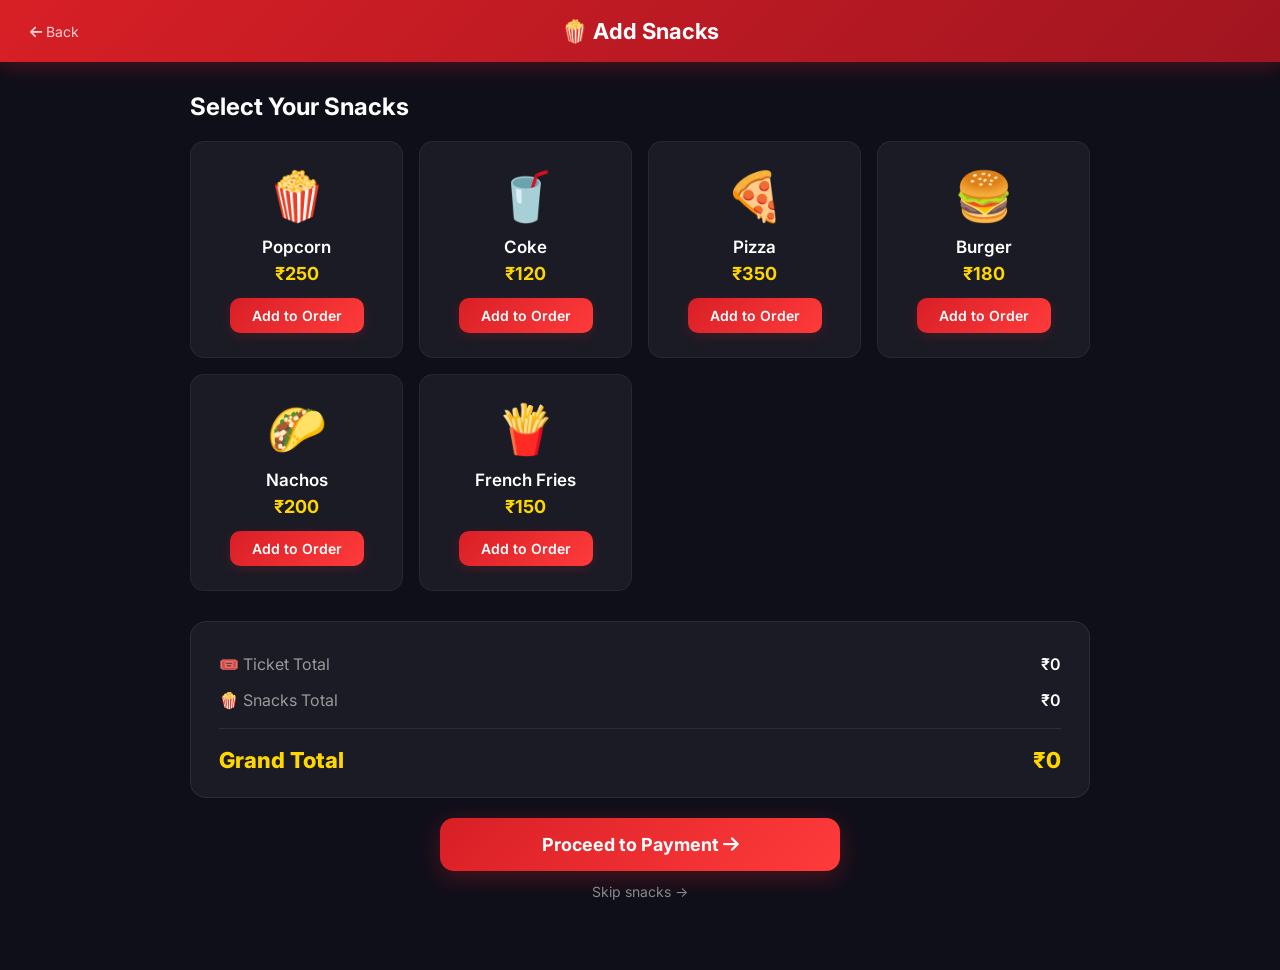
<file: snacks.html>
<!DOCTYPE html>
<html lang="en">
<head>
<meta charset="UTF-8">
<meta name="viewport" content="width=device-width, initial-scale=1.0">
<title>BookNbite - Snacks</title>

<link rel="stylesheet"
href="https://cdnjs.cloudflare.com/ajax/libs/font-awesome/6.5.2/css/all.min.css">

<style>
@import url('https://fonts.googleapis.com/css2?family=Inter:wght@400;500;600;700;800&display=swap');

*{
margin:0;
padding:0;
box-sizing:border-box;
font-family:'Inter',Arial,sans-serif;
}

body{
background:#0f0f1a;
color:#fff;
min-height:100vh;
}

header{
background: linear-gradient(135deg, #d81f26 0%, #a01520 100%);
color:white;
padding:18px 30px;
display:flex;
justify-content:space-between;
align-items:center;
box-shadow: 0 4px 20px rgba(216,31,38,0.3);
}

header h1{
font-size:22px;
font-weight:700;
}

.back-link{
color:white;
text-decoration:none;
font-size:14px;
opacity:0.8;
transition: opacity 0.2s;
}

.back-link:hover{ opacity:1; }

.container{
width:92%;
max-width:900px;
margin:30px auto;
padding-bottom:40px;
}

h2{
margin-bottom:20px;
font-weight:700;
}

.snack-grid{
display:grid;
grid-template-columns:repeat(auto-fit,minmax(180px,1fr));
gap:16px;
margin-bottom:30px;
}

.snack-card{
background: rgba(255,255,255,0.05);
border:1px solid rgba(255,255,255,0.06);
padding:24px 16px;
border-radius:14px;
text-align:center;
transition:all 0.2s;
cursor:default;
backdrop-filter:blur(10px);
position:relative;
overflow:hidden;
}

.snack-card:hover{
background:rgba(255,255,255,0.08);
transform:translateY(-4px);
box-shadow: 0 8px 30px rgba(0,0,0,0.3);
}

.snack-card .emoji{
font-size:48px;
margin-bottom:12px;
display:block;
}

.snack-card h3{
font-size:17px;
font-weight:600;
color:#fff;
margin-bottom:6px;
}

.snack-card .price{
font-size:18px;
font-weight:700;
color:#ffd700;
margin-bottom:14px;
}

.snack-card .qty-row{
display:flex;
align-items:center;
justify-content:center;
gap:10px;
margin-bottom:12px;
}

.snack-card .qty-btn{
width:30px;
height:30px;
border-radius:8px;
border:1px solid rgba(255,255,255,0.15);
background:rgba(255,255,255,0.05);
color:#fff;
font-size:16px;
cursor:pointer;
display:flex;
align-items:center;
justify-content:center;
transition:all 0.2s;
}

.snack-card .qty-btn:hover{
background:rgba(216,31,38,0.2);
border-color:#d81f26;
}

.snack-card .qty-val{
font-size:17px;
font-weight:700;
min-width:24px;
text-align:center;
}

.snack-card button.add-btn{
padding:9px 22px;
background: linear-gradient(135deg, #d81f26, #ff3b3b);
color:white;
border:none;
border-radius:10px;
cursor:pointer;
font-size:14px;
font-weight:600;
transition:all 0.2s;
box-shadow: 0 3px 12px rgba(216,31,38,0.2);
}

.snack-card button.add-btn:hover{
transform:scale(1.05);
box-shadow: 0 4px 18px rgba(216,31,38,0.4);
}

.snack-card.added{
border-color:rgba(76,175,80,0.3);
}

.snack-card.added::after{
content:'✓ Added';
position:absolute;
top:10px;
right:10px;
background:rgba(76,175,80,0.15);
color:#66bb6a;
padding:3px 10px;
border-radius:12px;
font-size:11px;
font-weight:600;
}

/* Bill Card */
.bill{
background:rgba(255,255,255,0.05);
border:1px solid rgba(255,255,255,0.08);
border-radius:16px;
padding:24px 28px;
margin-bottom:20px;
backdrop-filter:blur(10px);
}

.bill-row{
display:flex;
justify-content:space-between;
align-items:center;
padding:8px 0;
font-size:16px;
}

.bill-row .label{
color:#999;
}

.bill-row .value{
font-weight:600;
color:#fff;
}

.bill-divider{
border:none;
border-top:1px solid rgba(255,255,255,0.08);
margin:10px 0;
}

.bill-total{
display:flex;
justify-content:space-between;
align-items:center;
font-size:22px;
font-weight:800;
color:#ffd700;
padding-top:8px;
}

button.proceed-btn{
display:block;
width:100%;
max-width:400px;
margin:0 auto;
padding:16px 28px;
background: linear-gradient(135deg, #d81f26, #ff3b3b);
color:white;
border:none;
border-radius:14px;
font-size:18px;
font-weight:700;
cursor:pointer;
transition:all 0.3s;
box-shadow: 0 6px 25px rgba(216,31,38,0.3);
}

button.proceed-btn:hover{
transform:translateY(-2px);
box-shadow: 0 8px 35px rgba(216,31,38,0.4);
}

.skip-link{
display:block;
text-align:center;
margin-top:12px;
color:#888;
text-decoration:none;
font-size:14px;
transition:color 0.2s;
}

.skip-link:hover{
color:#fff;
}

@media(max-width:480px){
  .snack-grid{
    grid-template-columns:1fr 1fr;
  }
  header{
    flex-direction:column;
    gap:8px;
    text-align:center;
  }
}
</style>

</head>

<body>

<header>
  <a href="booking.html" class="back-link"><i class="fa fa-arrow-left"></i> Back</a>
  <h1>🍿 Add Snacks</h1>
  <div style="width:50px;"></div>
</header>

<div class="container">

<h2>Select Your Snacks</h2>

<div class="snack-grid">

<div class="snack-card" id="snack-popcorn">
  <span class="emoji">🍿</span>
  <h3>Popcorn</h3>
  <p class="price">₹250</p>
  <button class="add-btn" onclick="addSnack('snack-popcorn', 250, 'Popcorn')">Add to Order</button>
</div>

<div class="snack-card" id="snack-coke">
  <span class="emoji">🥤</span>
  <h3>Coke</h3>
  <p class="price">₹120</p>
  <button class="add-btn" onclick="addSnack('snack-coke', 120, 'Coke')">Add to Order</button>
</div>

<div class="snack-card" id="snack-pizza">
  <span class="emoji">🍕</span>
  <h3>Pizza</h3>
  <p class="price">₹350</p>
  <button class="add-btn" onclick="addSnack('snack-pizza', 350, 'Pizza')">Add to Order</button>
</div>

<div class="snack-card" id="snack-burger">
  <span class="emoji">🍔</span>
  <h3>Burger</h3>
  <p class="price">₹180</p>
  <button class="add-btn" onclick="addSnack('snack-burger', 180, 'Burger')">Add to Order</button>
</div>

<div class="snack-card" id="snack-nachos">
  <span class="emoji">🌮</span>
  <h3>Nachos</h3>
  <p class="price">₹200</p>
  <button class="add-btn" onclick="addSnack('snack-nachos', 200, 'Nachos')">Add to Order</button>
</div>

<div class="snack-card" id="snack-fries">
  <span class="emoji">🍟</span>
  <h3>French Fries</h3>
  <p class="price">₹150</p>
  <button class="add-btn" onclick="addSnack('snack-fries', 150, 'French Fries')">Add to Order</button>
</div>

</div>

<div class="bill">
  <div class="bill-row">
    <span class="label">🎟️ Ticket Total</span>
    <span class="value">₹<span id="ticket">0</span></span>
  </div>
  <div class="bill-row">
    <span class="label">🍿 Snacks Total</span>
    <span class="value">₹<span id="snack">0</span></span>
  </div>
  <hr class="bill-divider">
  <div class="bill-total">
    <span>Grand Total</span>
    <span>₹<span id="grand">0</span></span>
  </div>
</div>

<button class="proceed-btn" onclick="payment()">
  Proceed to Payment <i class="fa fa-arrow-right"></i>
</button>

<a href="payment.html" class="skip-link">Skip snacks →</a>

</div>

<script>

let ticketTotal = parseInt(localStorage.getItem("ticketTotal")) || 0;
let snackTotal = 0;

document.getElementById("ticket").textContent = ticketTotal;
document.getElementById("grand").textContent = ticketTotal;

// Save initial grand total (ticket only) in case user skips snacks
localStorage.setItem("grandTotal", ticketTotal);

function addSnack(cardId, price, name) {
  snackTotal += price;

  document.getElementById("snack").textContent = snackTotal;
  document.getElementById("grand").textContent = ticketTotal + snackTotal;

  localStorage.setItem("grandTotal", ticketTotal + snackTotal);

  // Visual feedback
  const card = document.getElementById(cardId);
  if (card) {
    card.classList.add("added");
    setTimeout(() => card.classList.remove("added"), 1500);
  }
}

function payment() {
  localStorage.setItem("grandTotal", ticketTotal + snackTotal);
  window.location = "payment.html";
}

</script>

</body>
</html>
</file>
<file: intro.css>
*{
margin:0;
padding:0;
box-sizing:border-box;
font-family:'Poppins',sans-serif;
}

body{
height:100vh;
overflow:hidden;
display:flex;
justify-content:center;
align-items:center;
background:#090909;
position:relative;
}

/* Background */

.background{
position:absolute;
width:100%;
height:100%;
background:
radial-gradient(circle at center,#2a0008 0%,#090909 70%);
}

/* Light Glow */

.light{
position:absolute;
width:350px;
height:350px;
border-radius:50%;
background:#d81f26;
filter:blur(120px);
animation:pulse 2.5s infinite;
opacity:.5;
}

@keyframes pulse{

0%{
transform:scale(.8);
opacity:.3;
}

50%{
transform:scale(1.3);
opacity:.8;
}

100%{
transform:scale(.8);
opacity:.3;
}

}

/* Floating Icons */

.icons{
position:absolute;
width:450px;
height:450px;
animation:rotate 18s linear infinite;
}

.icon{
position:absolute;
width:70px;
height:70px;
display:flex;
justify-content:center;
align-items:center;
font-size:40px;
color:white;
background:rgba(255,255,255,.08);
border:1px solid rgba(255,255,255,.2);
border-radius:50%;
backdrop-filter:blur(8px);
box-shadow:0 0 20px rgba(216,31,38,.3);
animation:float 4s ease-in-out infinite;
}

.film{
top:0;
left:190px;
}

.ticket{
bottom:0;
left:190px;
}

.popcorn{
left:0;
top:190px;
font-size:38px;
}

.drink{
right:0;
top:190px;
font-size:38px;
}

.camera{
top:190px;
left:190px;
font-size:32px;
}

/* Rotate Icons */

@keyframes rotate{

from{
transform:rotate(0deg);
}

to{
transform:rotate(360deg);
}

}

@keyframes float{

0%,100%{
transform:translateY(0);
}

50%{
transform:translateY(-15px);
}

}

/* Logo */

.logo{
position:absolute;
text-align:center;
z-index:10;
opacity:0;
animation:showLogo 2s forwards;
animation-delay:1s;
}

.logo h1{

font-size:75px;
font-weight:700;
color:white;
letter-spacing:2px;

}

.logo span{

color:#d81f26;

text-shadow:
0 0 10px #ff2a2a,
0 0 25px #ff2a2a,
0 0 45px #ff2a2a;

}

.logo p{

margin-top:15px;
font-size:22px;
color:#ddd;
letter-spacing:3px;

}

@keyframes showLogo{

0%{

opacity:0;
transform:scale(.6);

}

60%{

opacity:1;
transform:scale(1.1);

}

100%{

opacity:1;
transform:scale(1);

}

}

/* Loading Bar */

.loader{

position:absolute;
bottom:70px;
width:280px;
height:6px;
background:#333;
border-radius:10px;
overflow:hidden;

}

.loading{

width:0;
height:100%;
background:#d81f26;
animation:load 4s linear forwards;

}

@keyframes load{

0%{
width:0;
}

100%{
width:100%;
}

}

/* Floating Particles */

.particles span{

position:absolute;
display:block;
width:5px;
height:5px;
background:#ffffff;
border-radius:50%;
opacity:.6;

animation:particle 12s linear infinite;

}

.particles span:nth-child(1){left:8%;animation-delay:0s;}
.particles span:nth-child(2){left:18%;animation-delay:1s;}
.particles span:nth-child(3){left:30%;animation-delay:2s;}
.particles span:nth-child(4){left:42%;animation-delay:3s;}
.particles span:nth-child(5){left:55%;animation-delay:4s;}
.particles span:nth-child(6){left:68%;animation-delay:5s;}
.particles span:nth-child(7){left:78%;animation-delay:6s;}
.particles span:nth-child(8){left:88%;animation-delay:7s;}
.particles span:nth-child(9){left:95%;animation-delay:8s;}
.particles span:nth-child(10){left:50%;animation-delay:9s;}

@keyframes particle{

0%{
transform:translateY(100vh) scale(.5);
opacity:0;
}

20%{
opacity:1;
}

100%{
transform:translateY(-120vh) scale(1.4);
opacity:0;
}

}
</file>
